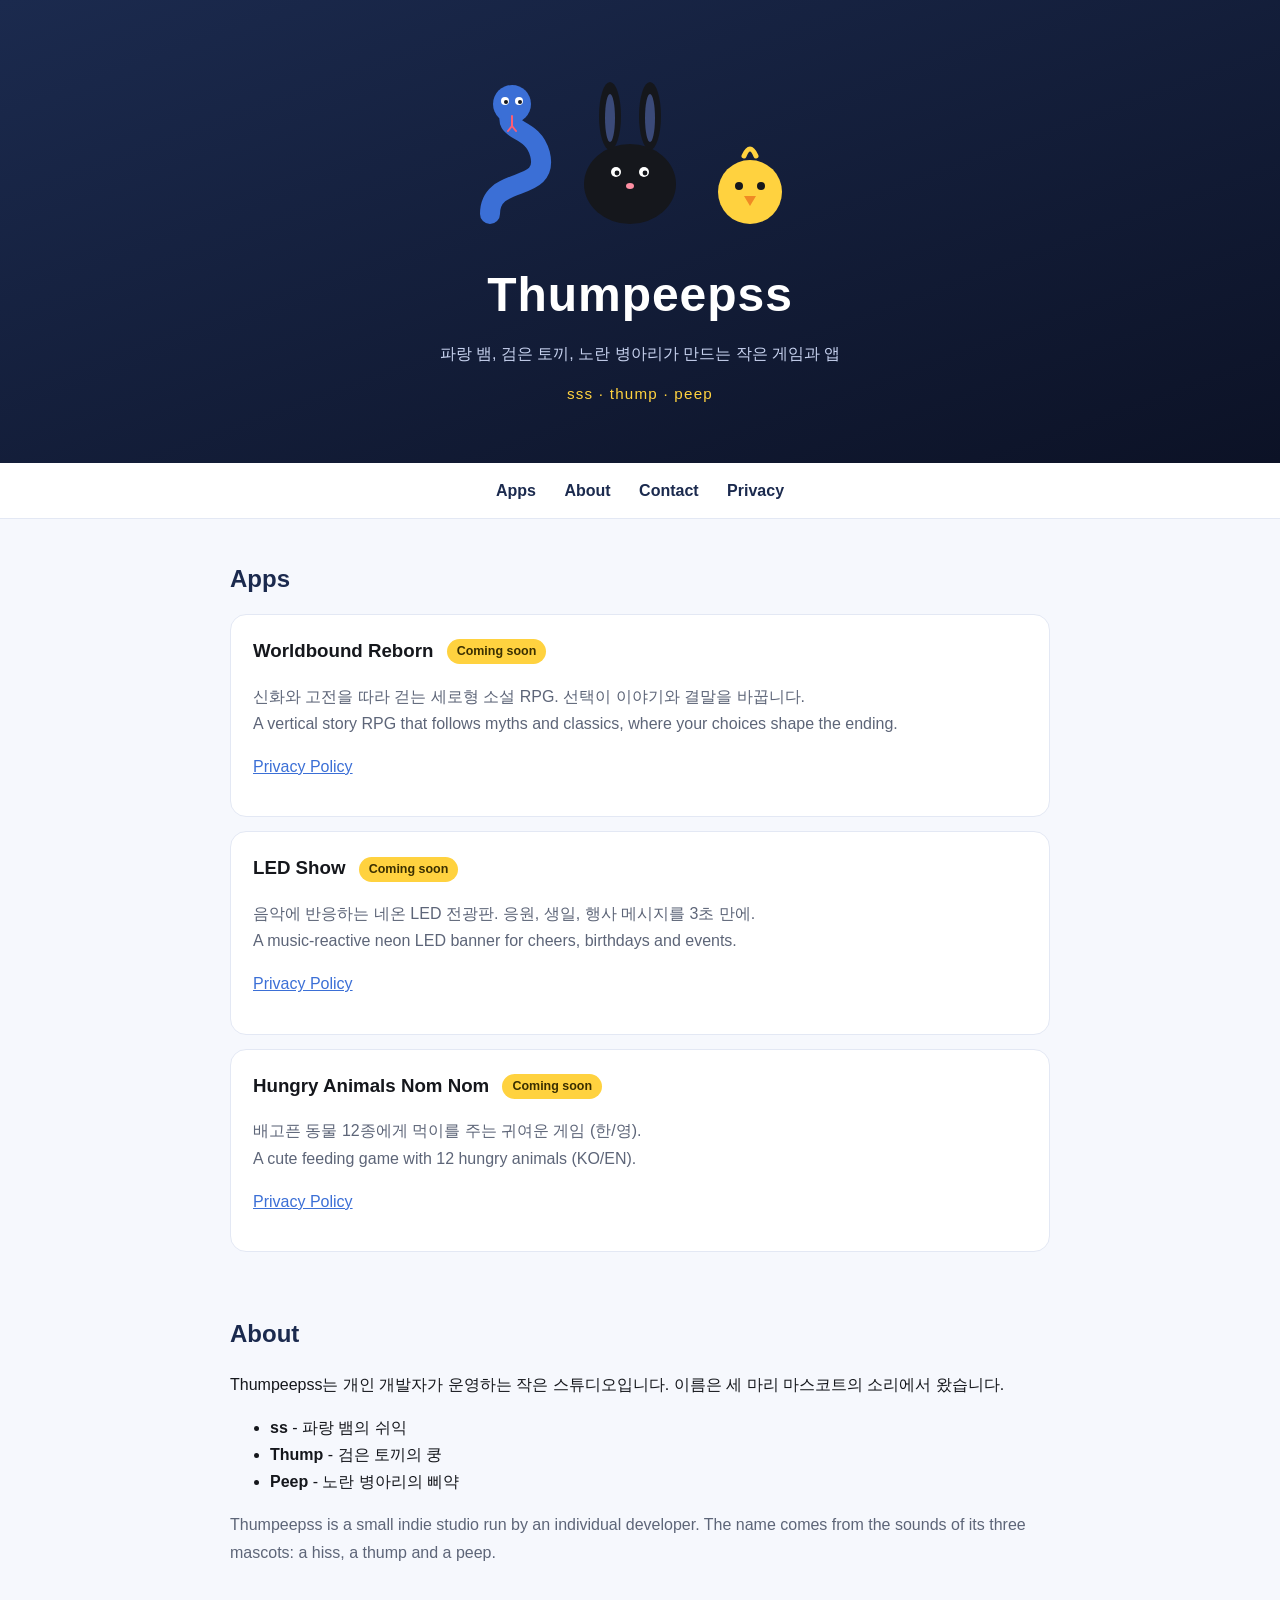
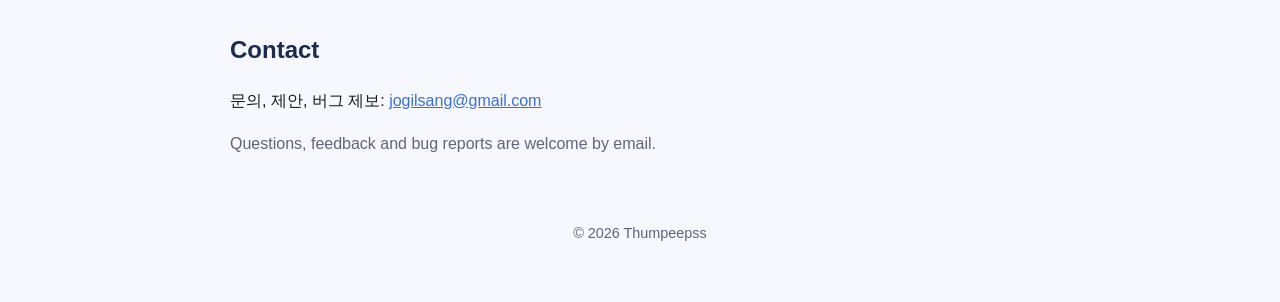
<file: index.html>
<!doctype html>
<html lang="ko">
<head>
  <meta charset="utf-8">
  <meta name="viewport" content="width=device-width, initial-scale=1">
  <title>Thumpeepss</title>
  <meta name="description" content="Thumpeepss - 파랑 뱀, 검은 토끼, 노란 병아리가 만드는 작은 게임과 앱. Small games and apps by a blue snake, a black rabbit and a yellow chick.">
  <link rel="icon" href="favicon.svg" type="image/svg+xml">
  <link rel="stylesheet" href="style.css">
</head>
<body>
  <header class="hero">
    <svg viewBox="0 0 360 170" role="img" aria-label="파랑 뱀, 검은 토끼, 노란 병아리">
      <!-- blue snek -->
      <g>
        <path d="M30 150 C 30 110, 90 130, 80 90 C 72 60, 40 70, 52 46" fill="none" stroke="#3b6fd6" stroke-width="20" stroke-linecap="round"/>
        <circle cx="52" cy="40" r="19" fill="#3b6fd6"/>
        <circle cx="45" cy="37" r="4" fill="#fff"/><circle cx="59" cy="37" r="4" fill="#fff"/>
        <circle cx="46" cy="38" r="2" fill="#15171c"/><circle cx="60" cy="38" r="2" fill="#15171c"/>
        <path d="M52 52 v10 m0 0 l-4 5 m4 -5 l4 5" stroke="#ff5d73" stroke-width="2" fill="none" stroke-linecap="round"/>
      </g>
      <!-- black bun -->
      <g>
        <ellipse cx="170" cy="120" rx="46" ry="40" fill="#15171c"/>
        <ellipse cx="150" cy="52" rx="11" ry="34" fill="#15171c"/>
        <ellipse cx="190" cy="52" rx="11" ry="34" fill="#15171c"/>
        <ellipse cx="150" cy="54" rx="5" ry="24" fill="#3b4a78"/>
        <ellipse cx="190" cy="54" rx="5" ry="24" fill="#3b4a78"/>
        <circle cx="156" cy="108" r="5" fill="#fff"/><circle cx="184" cy="108" r="5" fill="#fff"/>
        <circle cx="157" cy="109" r="2.4" fill="#15171c"/><circle cx="185" cy="109" r="2.4" fill="#15171c"/>
        <ellipse cx="170" cy="122" rx="4" ry="3" fill="#ff8fa3"/>
      </g>
      <!-- yellow chi -->
      <g>
        <circle cx="290" cy="128" r="32" fill="#ffd23f"/>
        <path d="M284 92 q6 -14 12 0" fill="none" stroke="#ffd23f" stroke-width="5" stroke-linecap="round"/>
        <circle cx="279" cy="122" r="4" fill="#15171c"/><circle cx="301" cy="122" r="4" fill="#15171c"/>
        <path d="M284 132 L296 132 L290 142 Z" fill="#f08a24"/>
      </g>
    </svg>
    <h1>Thumpeepss</h1>
    <p>파랑 뱀, 검은 토끼, 노란 병아리가 만드는 작은 게임과 앱</p>
    <div class="sounds">sss &middot; thump &middot; peep</div>
  </header>

  <nav>
    <a href="#apps">Apps</a>
    <a href="#about">About</a>
    <a href="#contact">Contact</a>
    <a href="privacy/">Privacy</a>
  </nav>

  <main class="wrap">
    <section id="apps">
      <h2>Apps</h2>
      <div class="card">
        <h3>Worldbound Reborn <span class="tag">Coming soon</span></h3>
        <p class="muted">신화와 고전을 따라 걷는 세로형 소설 RPG. 선택이 이야기와 결말을 바꿉니다.<br>
        A vertical story RPG that follows myths and classics, where your choices shape the ending.</p>
        <p><a href="privacy/worldbound-reborn.html">Privacy Policy</a></p>
      </div>

      <div class="card">
        <h3>LED Show <span class="tag">Coming soon</span></h3>
        <p class="muted">음악에 반응하는 네온 LED 전광판. 응원, 생일, 행사 메시지를 3초 만에.<br>
        A music-reactive neon LED banner for cheers, birthdays and events.</p>
        <p><a href="https://jogilsang.github.io/led-show-privacy/privacy_ko.html">Privacy Policy</a></p>
      </div>
      <div class="card">
        <h3>Hungry Animals Nom Nom <span class="tag">Coming soon</span></h3>
        <p class="muted">배고픈 동물 12종에게 먹이를 주는 귀여운 게임 (한/영).<br>
        A cute feeding game with 12 hungry animals (KO/EN).</p>
        <p><a href="privacy/hungry-animals-nom-nom.html">Privacy Policy</a></p>
      </div>
    </section>

    <section id="about">
      <h2>About</h2>
      <p>Thumpeepss는 개인 개발자가 운영하는 작은 스튜디오입니다. 이름은 세 마리 마스코트의 소리에서 왔습니다.</p>
      <ul>
        <li><b>ss</b> - 파랑 뱀의 쉬익</li>
        <li><b>Thump</b> - 검은 토끼의 쿵</li>
        <li><b>Peep</b> - 노란 병아리의 삐약</li>
      </ul>
      <p class="muted">Thumpeepss is a small indie studio run by an individual developer. The name comes from the sounds of its three mascots: a hiss, a thump and a peep.</p>
    </section>

    <section id="contact">
      <h2>Contact</h2>
      <p>문의, 제안, 버그 제보: <a href="mailto:jogilsang@gmail.com">jogilsang@gmail.com</a></p>
      <p class="muted">Questions, feedback and bug reports are welcome by email.</p>
    </section>
  </main>

  <footer>&copy; 2026 Thumpeepss</footer>
</body>
</html>
</file>
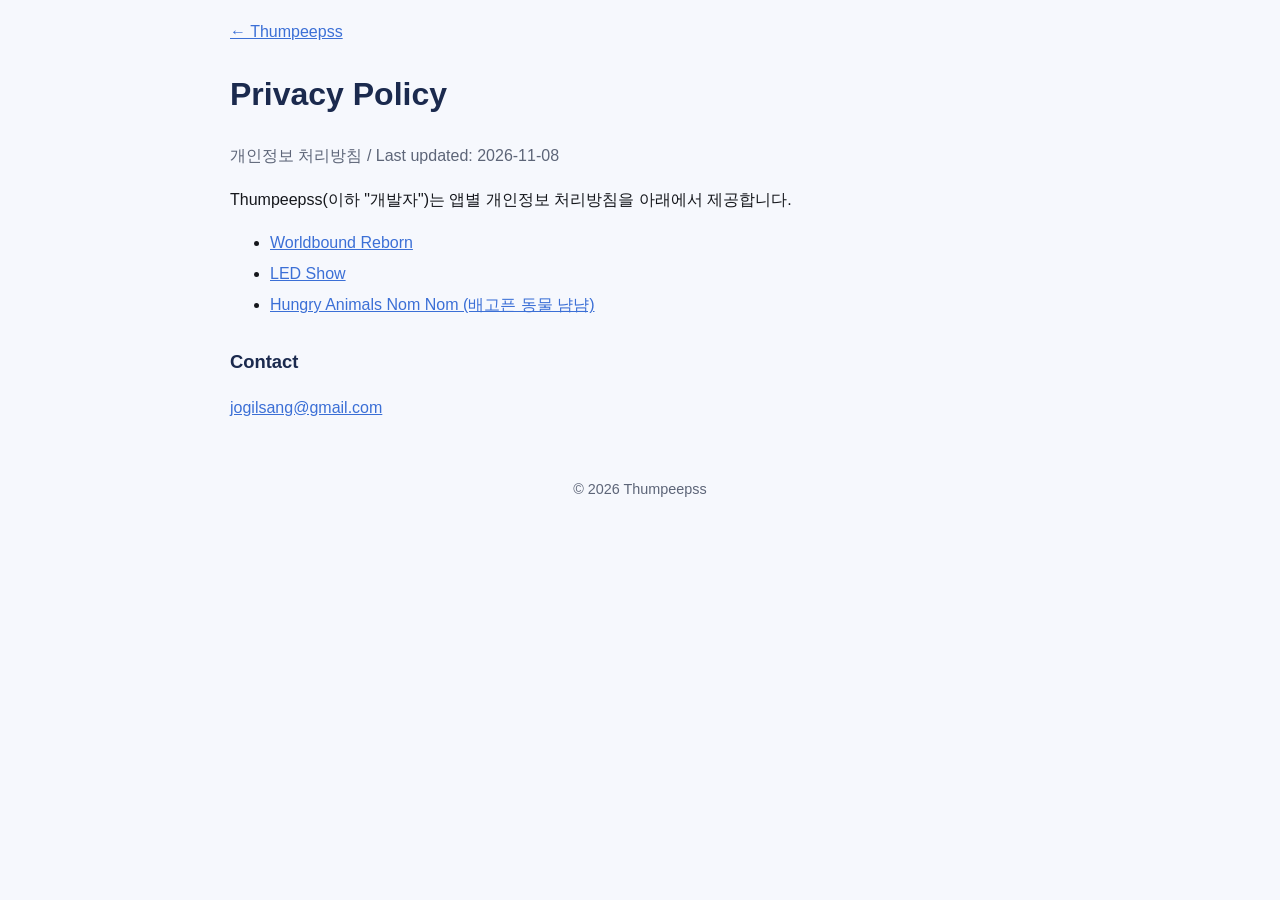
<file: privacy/index.html>
<!doctype html>
<html lang="ko">
<head>
  <meta charset="utf-8">
  <meta name="viewport" content="width=device-width, initial-scale=1">
  <title>Privacy - Thumpeepss</title>
  <link rel="icon" href="../favicon.svg" type="image/svg+xml">
  <link rel="stylesheet" href="../style.css">
</head>
<body>
  <main class="wrap doc">
    <a class="back" href="../">&larr; Thumpeepss</a>
    <h1>Privacy Policy</h1>
    <p class="muted">개인정보 처리방침 / Last updated: 2026-11-08</p>

    <p>Thumpeepss(이하 "개발자")는 앱별 개인정보 처리방침을 아래에서 제공합니다.</p>
    <ul>
      <li><a href="worldbound-reborn.html">Worldbound Reborn</a></li>
      <li><a href="https://jogilsang.github.io/led-show-privacy/privacy_ko.html">LED Show</a></li>
      <li><a href="hungry-animals-nom-nom.html">Hungry Animals Nom Nom (배고픈 동물 냠냠)</a></li>
    </ul>

    <h2>Contact</h2>
    <p><a href="mailto:jogilsang@gmail.com">jogilsang@gmail.com</a></p>
  </main>
  <footer>&copy; 2026 Thumpeepss</footer>
</body>
</html>
</file>
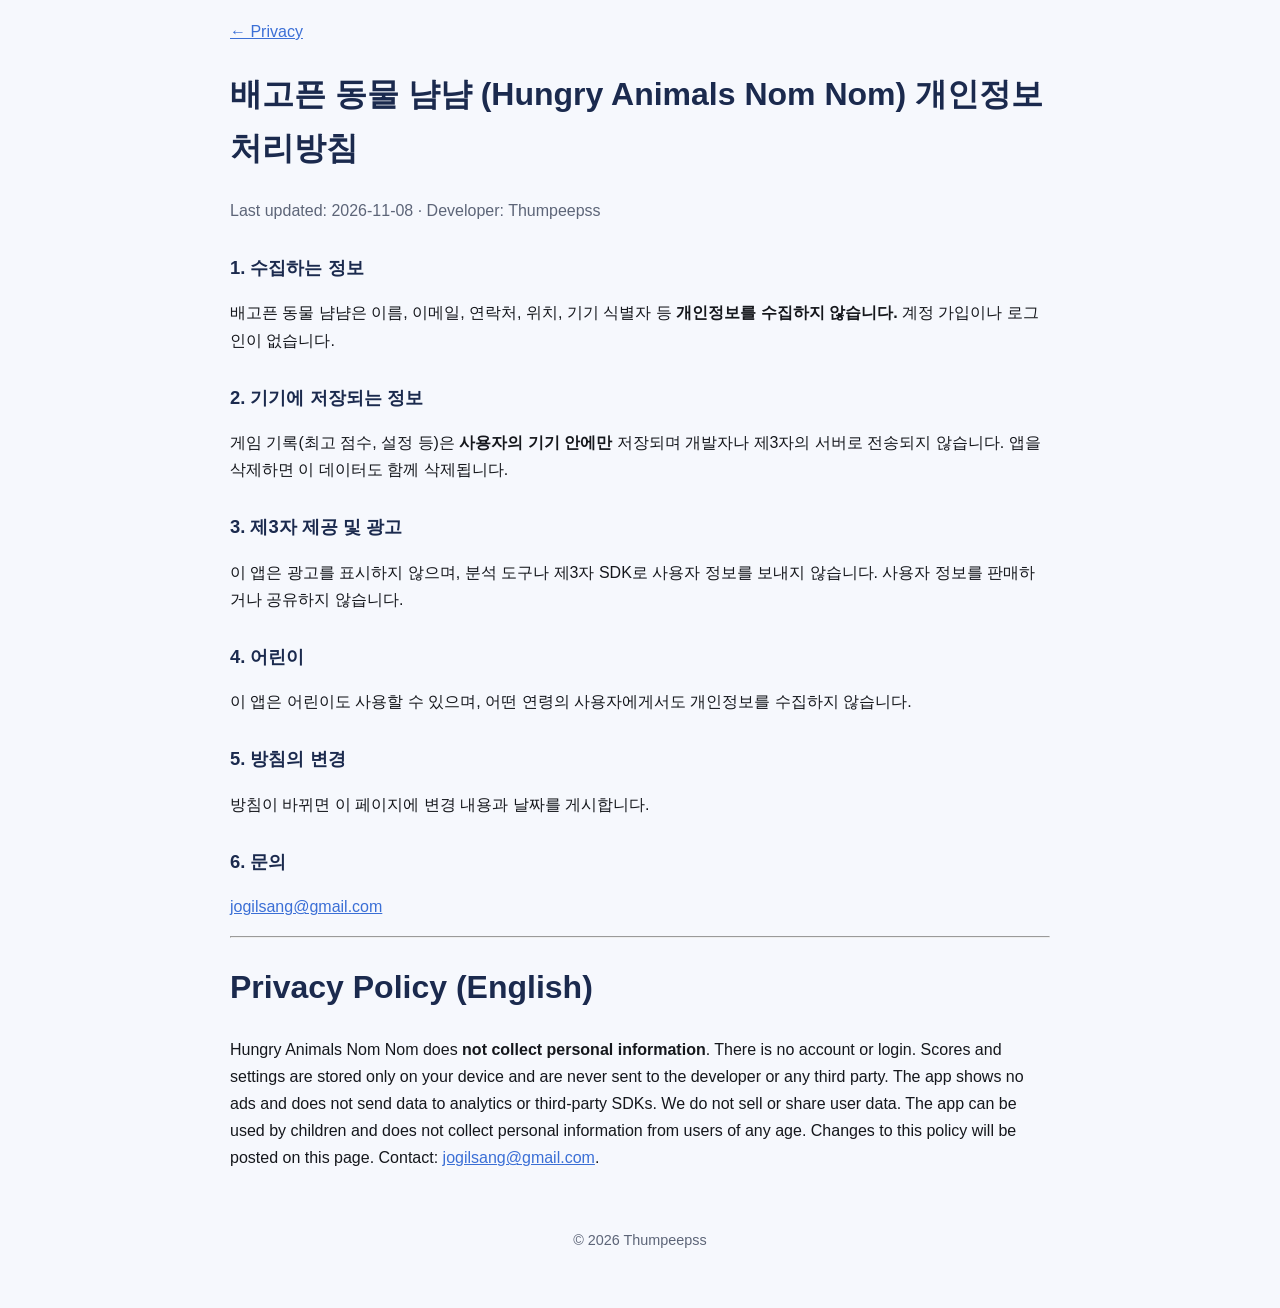
<file: privacy/hungry-animals-nom-nom.html>
<!doctype html>
<html lang="ko">
<head>
  <meta charset="utf-8">
  <meta name="viewport" content="width=device-width, initial-scale=1">
  <title>Hungry Animals Nom Nom - Privacy Policy</title>
  <link rel="icon" href="../favicon.svg" type="image/svg+xml">
  <link rel="stylesheet" href="../style.css">
</head>
<body>
  <main class="wrap doc">
    <a class="back" href="./">&larr; Privacy</a>
    <h1>배고픈 동물 냠냠 (Hungry Animals Nom Nom) 개인정보 처리방침</h1>
    <p class="muted">Last updated: 2026-11-08 &middot; Developer: Thumpeepss</p>

    <h2>1. 수집하는 정보</h2>
    <p>배고픈 동물 냠냠은 이름, 이메일, 연락처, 위치, 기기 식별자 등 <b>개인정보를 수집하지 않습니다.</b> 계정 가입이나 로그인이 없습니다.</p>

    <h2>2. 기기에 저장되는 정보</h2>
    <p>게임 기록(최고 점수, 설정 등)은 <b>사용자의 기기 안에만</b> 저장되며 개발자나 제3자의 서버로 전송되지 않습니다. 앱을 삭제하면 이 데이터도 함께 삭제됩니다.</p>

    <h2>3. 제3자 제공 및 광고</h2>
    <p>이 앱은 광고를 표시하지 않으며, 분석 도구나 제3자 SDK로 사용자 정보를 보내지 않습니다. 사용자 정보를 판매하거나 공유하지 않습니다.</p>

    <h2>4. 어린이</h2>
    <p>이 앱은 어린이도 사용할 수 있으며, 어떤 연령의 사용자에게서도 개인정보를 수집하지 않습니다.</p>

    <h2>5. 방침의 변경</h2>
    <p>방침이 바뀌면 이 페이지에 변경 내용과 날짜를 게시합니다.</p>

    <h2>6. 문의</h2>
    <p><a href="mailto:jogilsang@gmail.com">jogilsang@gmail.com</a></p>

    <hr>
    <h1>Privacy Policy (English)</h1>
    <p>Hungry Animals Nom Nom does <b>not collect personal information</b>. There is no account or login. Scores and settings are stored only on your device and are never sent to the developer or any third party. The app shows no ads and does not send data to analytics or third-party SDKs. We do not sell or share user data. The app can be used by children and does not collect personal information from users of any age. Changes to this policy will be posted on this page. Contact: <a href="mailto:jogilsang@gmail.com">jogilsang@gmail.com</a>.</p>
  </main>
  <footer>&copy; 2026 Thumpeepss</footer>
</body>
</html>
</file>
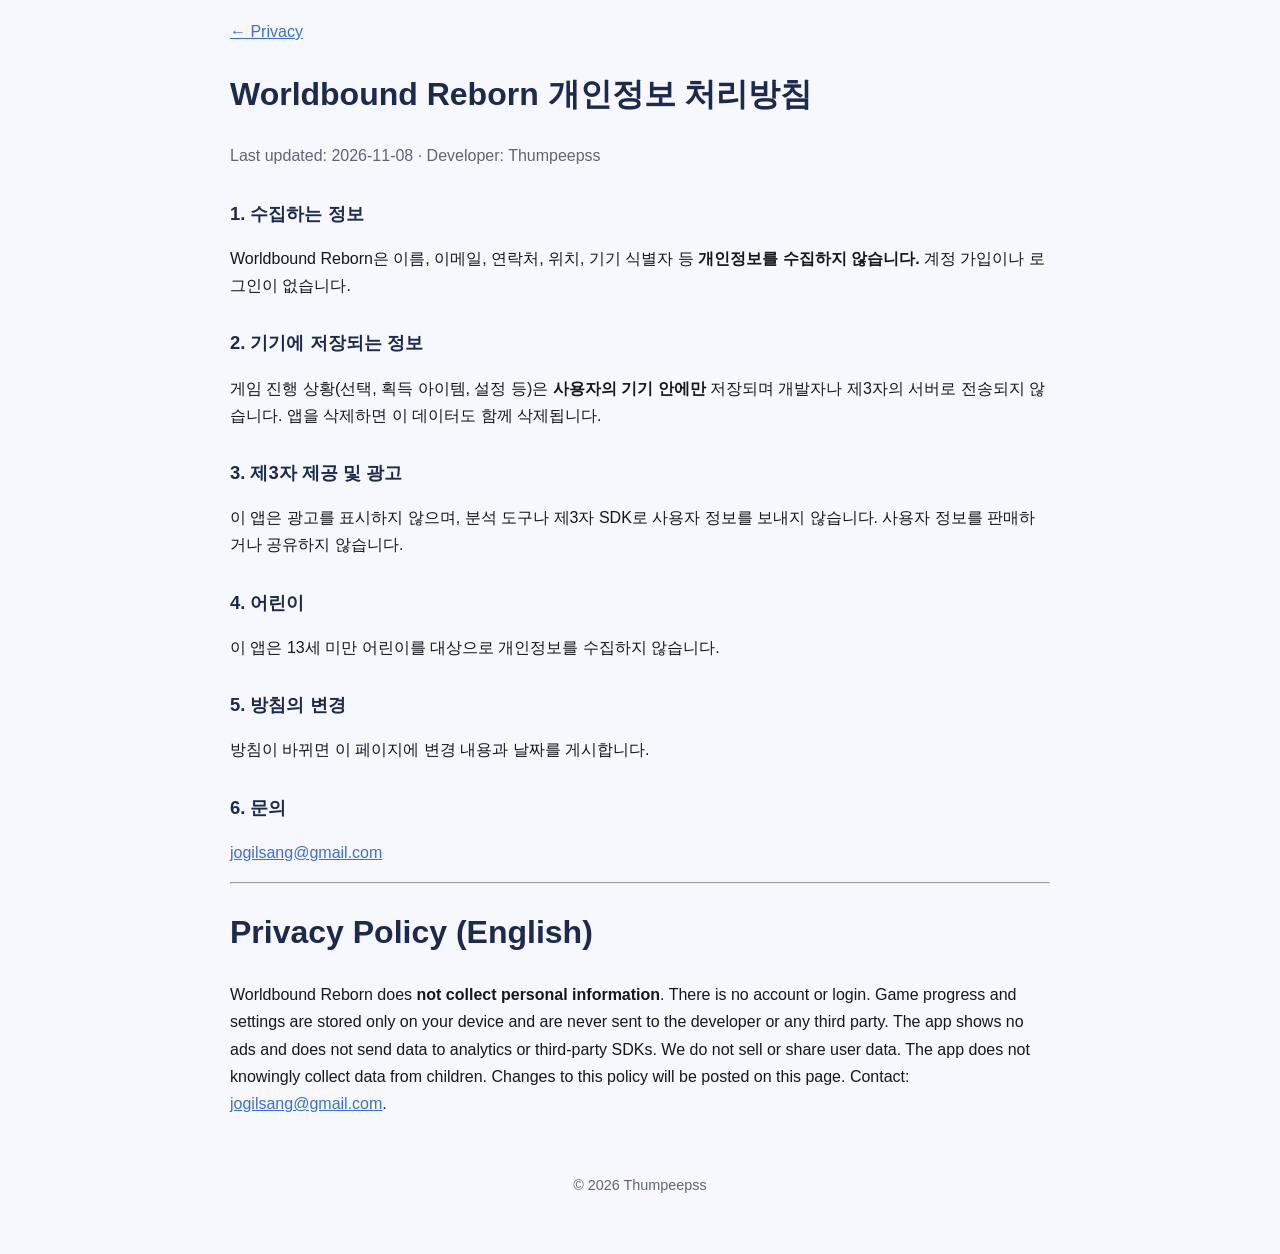
<file: privacy/worldbound-reborn.html>
<!doctype html>
<html lang="ko">
<head>
  <meta charset="utf-8">
  <meta name="viewport" content="width=device-width, initial-scale=1">
  <title>Worldbound Reborn - Privacy Policy</title>
  <link rel="icon" href="../favicon.svg" type="image/svg+xml">
  <link rel="stylesheet" href="../style.css">
</head>
<body>
  <main class="wrap doc">
    <a class="back" href="./">&larr; Privacy</a>
    <h1>Worldbound Reborn 개인정보 처리방침</h1>
    <p class="muted">Last updated: 2026-11-08 &middot; Developer: Thumpeepss</p>

    <h2>1. 수집하는 정보</h2>
    <p>Worldbound Reborn은 이름, 이메일, 연락처, 위치, 기기 식별자 등 <b>개인정보를 수집하지 않습니다.</b> 계정 가입이나 로그인이 없습니다.</p>

    <h2>2. 기기에 저장되는 정보</h2>
    <p>게임 진행 상황(선택, 획득 아이템, 설정 등)은 <b>사용자의 기기 안에만</b> 저장되며 개발자나 제3자의 서버로 전송되지 않습니다. 앱을 삭제하면 이 데이터도 함께 삭제됩니다.</p>

    <h2>3. 제3자 제공 및 광고</h2>
    <p>이 앱은 광고를 표시하지 않으며, 분석 도구나 제3자 SDK로 사용자 정보를 보내지 않습니다. 사용자 정보를 판매하거나 공유하지 않습니다.</p>

    <h2>4. 어린이</h2>
    <p>이 앱은 13세 미만 어린이를 대상으로 개인정보를 수집하지 않습니다.</p>

    <h2>5. 방침의 변경</h2>
    <p>방침이 바뀌면 이 페이지에 변경 내용과 날짜를 게시합니다.</p>

    <h2>6. 문의</h2>
    <p><a href="mailto:jogilsang@gmail.com">jogilsang@gmail.com</a></p>

    <hr>
    <h1>Privacy Policy (English)</h1>
    <p>Worldbound Reborn does <b>not collect personal information</b>. There is no account or login. Game progress and settings are stored only on your device and are never sent to the developer or any third party. The app shows no ads and does not send data to analytics or third-party SDKs. We do not sell or share user data. The app does not knowingly collect data from children. Changes to this policy will be posted on this page. Contact: <a href="mailto:jogilsang@gmail.com">jogilsang@gmail.com</a>.</p>
  </main>
  <footer>&copy; 2026 Thumpeepss</footer>
</body>
</html>
</file>
<file: style.css>
:root {
  --navy: #1b2a4e;
  --blue: #3b6fd6;
  --ink: #15171c;
  --chick: #ffd23f;
  --bg: #f6f8fd;
  --card: #ffffff;
  --muted: #5d6578;
}
* { box-sizing: border-box; }
html { scroll-behavior: smooth; }
body {
  margin: 0;
  font-family: -apple-system, BlinkMacSystemFont, "Segoe UI", "Apple SD Gothic Neo", "Noto Sans KR", sans-serif;
  background: var(--bg);
  color: var(--ink);
  line-height: 1.7;
}
a { color: var(--blue); }
.wrap { max-width: 860px; margin: 0 auto; padding: 0 20px; }
header.hero {
  background: linear-gradient(160deg, var(--navy), #0c1226);
  color: #fff;
  text-align: center;
  padding: 64px 20px 56px;
}
.hero svg { width: min(360px, 80vw); height: auto; }
.hero h1 { margin: 12px 0 4px; font-size: clamp(2rem, 6vw, 3rem); letter-spacing: .02em; }
.hero p { margin: 0; color: #c8d3f0; }
.sounds { margin-top: 14px; font-size: .95rem; color: var(--chick); letter-spacing: .08em; }
nav { text-align: center; padding: 14px 0; background: #fff; border-bottom: 1px solid #e3e8f4; }
nav a { margin: 0 12px; text-decoration: none; font-weight: 600; color: var(--navy); }
section { padding: 40px 0 8px; }
h2 { color: var(--navy); margin: 0 0 12px; }
.card {
  background: var(--card);
  border: 1px solid #e3e8f4;
  border-radius: 16px;
  padding: 20px 22px;
  margin: 14px 0;
}
.card h3 { margin: 0 0 4px; }
.tag {
  display: inline-block;
  font-size: .78rem;
  background: var(--chick);
  color: #3a2f00;
  border-radius: 999px;
  padding: 2px 10px;
  margin-left: 8px;
  vertical-align: middle;
}
.muted { color: var(--muted); }
footer { text-align: center; color: var(--muted); padding: 40px 20px 56px; font-size: .9rem; }
.doc h1 { color: var(--navy); }
.doc h2 { margin-top: 28px; font-size: 1.15rem; }
.doc li { margin: 4px 0; }
.back { display: inline-block; margin: 18px 0 0; }
</file>
